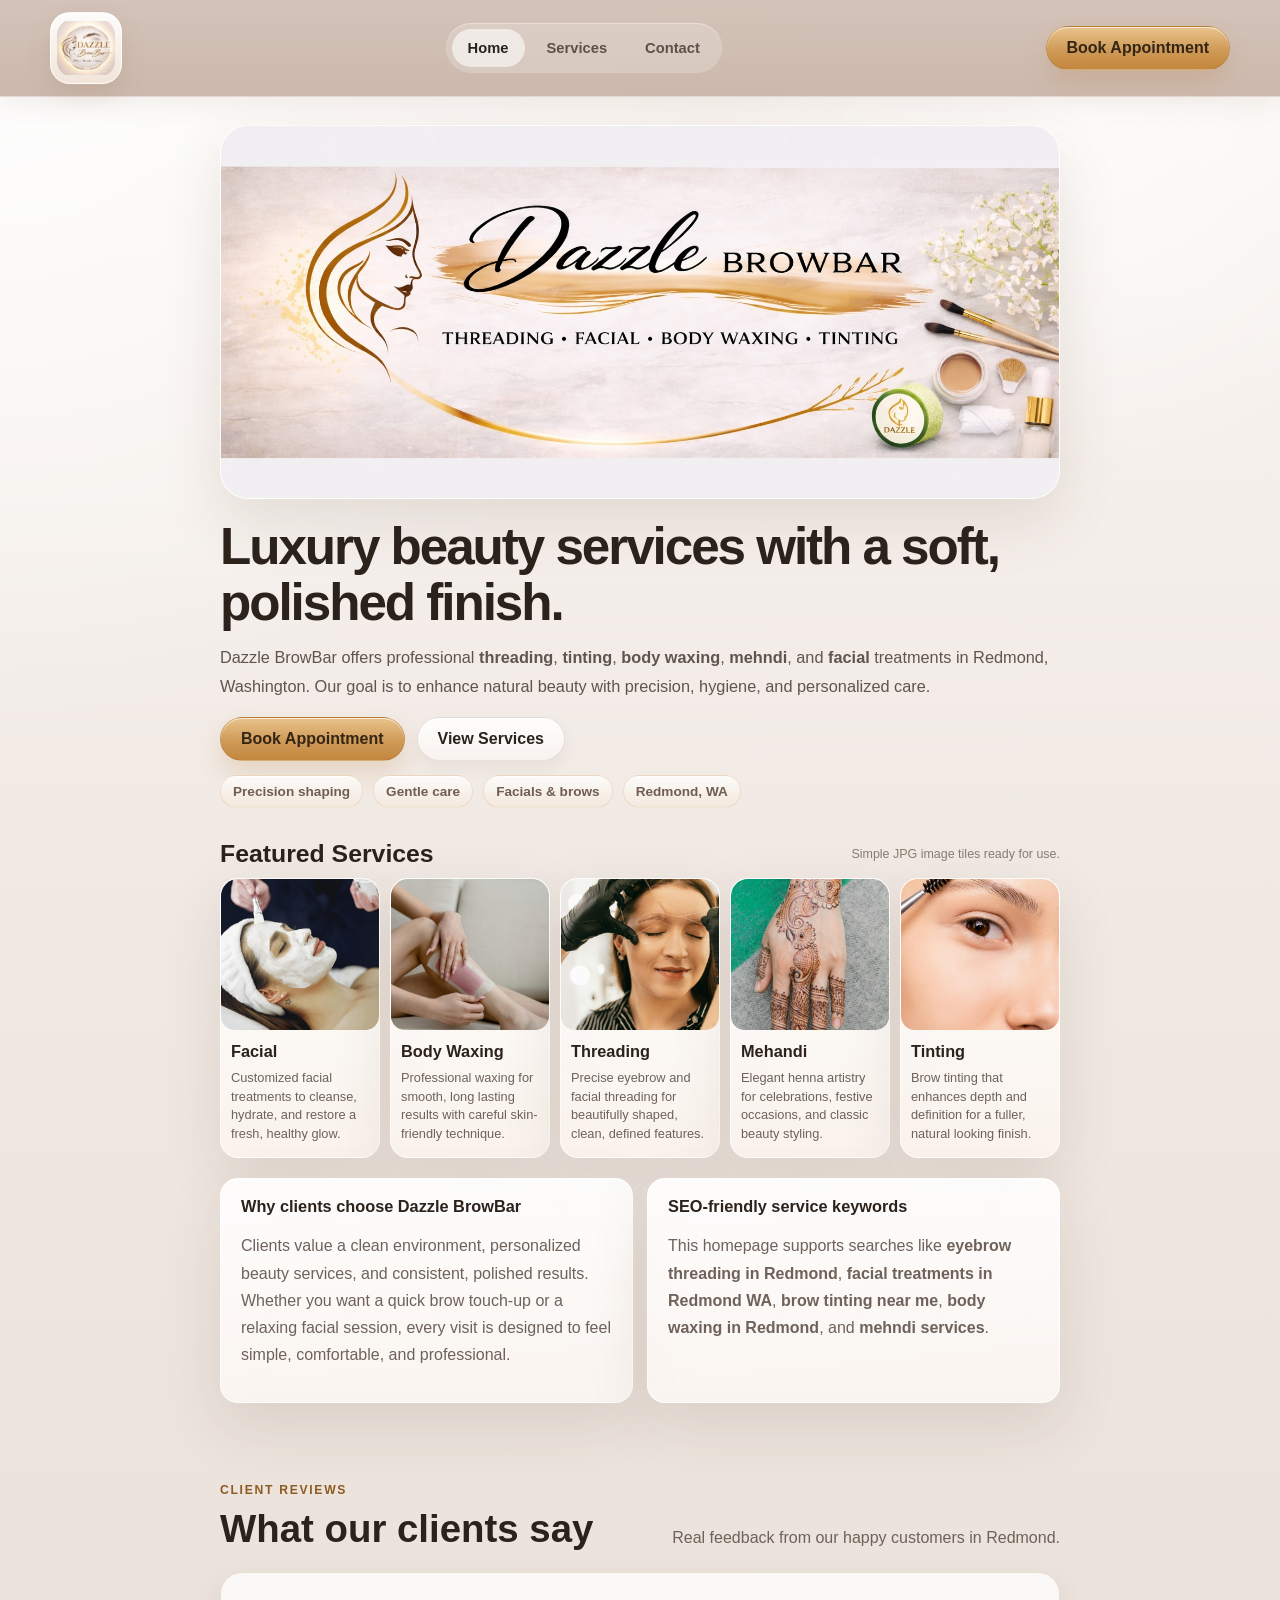
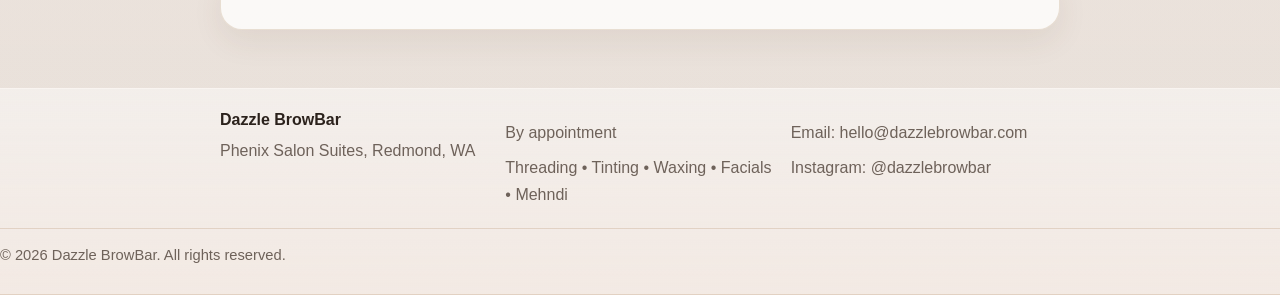
<file: index.html>
<!doctype html>
<html lang="en">
<head>
    <meta charset="utf-8">
    <meta name="viewport" content="width=device-width, initial-scale=1">
    <title>Dazzle BrowBar | Threading, Tinting, Waxing & Facials in Redmond, WA</title>
    <meta name="description" content="Dazzle BrowBar offers eyebrow threading, brow tinting, body waxing, waxing, facials, and mehndi services in Redmond, Washington.">
    <link rel="stylesheet" href="styles.css">
</head>
<body>
    <div class="page-shell">
        <header class="site-header">
            <div class="container nav-wrap">
                <a class="brand" href="index.html" aria-label="Dazzle BrowBar home">
                    <img src="assets/logo.jpg" alt="Dazzle BrowBar logo">
                </a>
                <nav class="menu" aria-label="Main navigation">
                    <a data-nav href="index.html">Home</a>
                    <a data-nav href="services.html">Services</a>
                    <a data-nav href="contact.html">Contact</a>
                </nav>
                <a class="btn" href="https://squareup.com/appointments" target="_blank" rel="noreferrer">Book Appointment</a>
            </div>
        </header>

        <main>
            <section class="showcase section">
                <div class="container slim-container">
                    <div class="hero-poster glossy-panel">
                        <img src="assets/banner.jpg" alt="Dazzle BrowBar luxury beauty services banner">
                    </div>

                    <div class="showcase-copy">
                        <h1>Luxury beauty services with a soft, polished finish.</h1>
                        <p>Dazzle BrowBar offers professional <strong>threading</strong>, <strong>tinting</strong>, <strong>body waxing</strong>, <strong>mehndi</strong>, and <strong>facial</strong> treatments in Redmond, Washington. Our goal is to enhance natural beauty with precision, hygiene, and personalized care.</p>

                        <div class="hero-actions compact-actions">
                            <a class="btn" href="https://squareup.com/appointments" target="_blank" rel="noreferrer">Book Appointment</a>
                            <a class="btn secondary" href="services.html">View Services</a>
                        </div>

                        <div class="badges compact-badges">
                            <span class="badge">Precision shaping</span>
                            <span class="badge">Gentle care</span>
                            <span class="badge">Facials & brows</span>
                            <span class="badge">Redmond, WA</span>
                        </div>
                    </div>

                    <section class="featured-block">
                        <div class="mini-heading-row">
                            <h2>Featured Services</h2>
                            <span>Simple JPG image tiles ready for use.</span>
                        </div>

                        <div class="service-grid showcase-grid">
                            <article class="service-tile glossy-card">
                                <img src="assets/facial.jpg" alt="Facial service">
                                <div class="content">
                                    <h3>Facial</h3>
                                    <p>Customized facial treatments to cleanse, hydrate, and restore a fresh, healthy glow.</p>
                                </div>
                            </article>
                            <article class="service-tile glossy-card">
                                <img src="assets/body-waxing.jpg" alt="Body waxing service">
                                <div class="content">
                                    <h3>Body Waxing</h3>
                                    <p>Professional waxing for smooth, long lasting results with careful skin-friendly technique.</p>
                                </div>
                            </article>
                            <article class="service-tile glossy-card">
                                <img src="assets/threading.jpg" alt="Threading service">
                                <div class="content">
                                    <h3>Threading</h3>
                                    <p>Precise eyebrow and facial threading for beautifully shaped, clean, defined features.</p>
                                </div>
                            </article>
                            <article class="service-tile glossy-card">
                                <img src="assets/mehndi.jpg" alt="Mehndi service">
                                <div class="content">
                                    <h3>Mehandi</h3>
                                    <p>Elegant henna artistry for celebrations, festive occasions, and classic beauty styling.</p>
                                </div>
                            </article>
                            <article class="service-tile glossy-card">
                                <img src="assets/tinting.jpg" alt="Tinting service">
                                <div class="content">
                                    <h3>Tinting</h3>
                                    <p>Brow tinting that enhances depth and definition for a fuller, natural looking finish.</p>
                                </div>
                            </article>
                        </div>
                    </section>

                    <section class="info-panels">
                        <article class="card glossy-card info-card">
                            <h3>Why clients choose Dazzle BrowBar</h3>
                            <p>Clients value a clean environment, personalized beauty services, and consistent, polished results. Whether you want a quick brow touch-up or a relaxing facial session, every visit is designed to feel simple, comfortable, and professional.</p>
                        </article>
                        <article class="card glossy-card info-card">
                            <h3>SEO-friendly service keywords</h3>
                            <p>This homepage supports searches like <strong>eyebrow threading in Redmond</strong>, <strong>facial treatments in Redmond WA</strong>, <strong>brow tinting near me</strong>, <strong>body waxing in Redmond</strong>, and <strong>mehndi services</strong>.</p>
                        </article>
                    </section>
                </div>
            </section>
        <section class="section reviews-section">
            <div class="container slim-container">

                <div class="section-heading">
                    <div>
                        <p class="eyebrow">Client Reviews</p>
                        <h2>What our clients say</h2>
                    </div>
                    <p>Real feedback from our happy customers in Redmond.</p>
                </div>

                <div class="reviews-widget">
                    <!-- Elfsight Google Reviews widget -->
                    <script src="https://apps.elfsight.com/p/platform.js" defer></script>
                    <div class="elfsight-app-YOUR_WIDGET_ID"></div>
                </div>

            </div>
        </section>
        </main>

        <footer class="site-footer">
            <div class="container slim-container footer-grid compact-footer">
                <div>
                    <strong>Dazzle BrowBar</strong>
                    <p>Phenix Salon Suites, Redmond, WA</p>
                </div>
                <div>
                    <p>By appointment</p>
                    <p>Threading • Tinting • Waxing • Facials • Mehndi</p>
                </div>
                <div>
                    <p>Email: hello@dazzlebrowbar.com</p>
                    <p>Instagram: @dazzlebrowbar</p>
                </div>
            </div>
            <div class="container slim-container footer-bottom">
                <span>© <span id="year"></span> Dazzle BrowBar. All rights reserved.</span>
            </div>
        </footer>
    </div>

    <script src="script.js"></script>
</body>
</html>
</file>
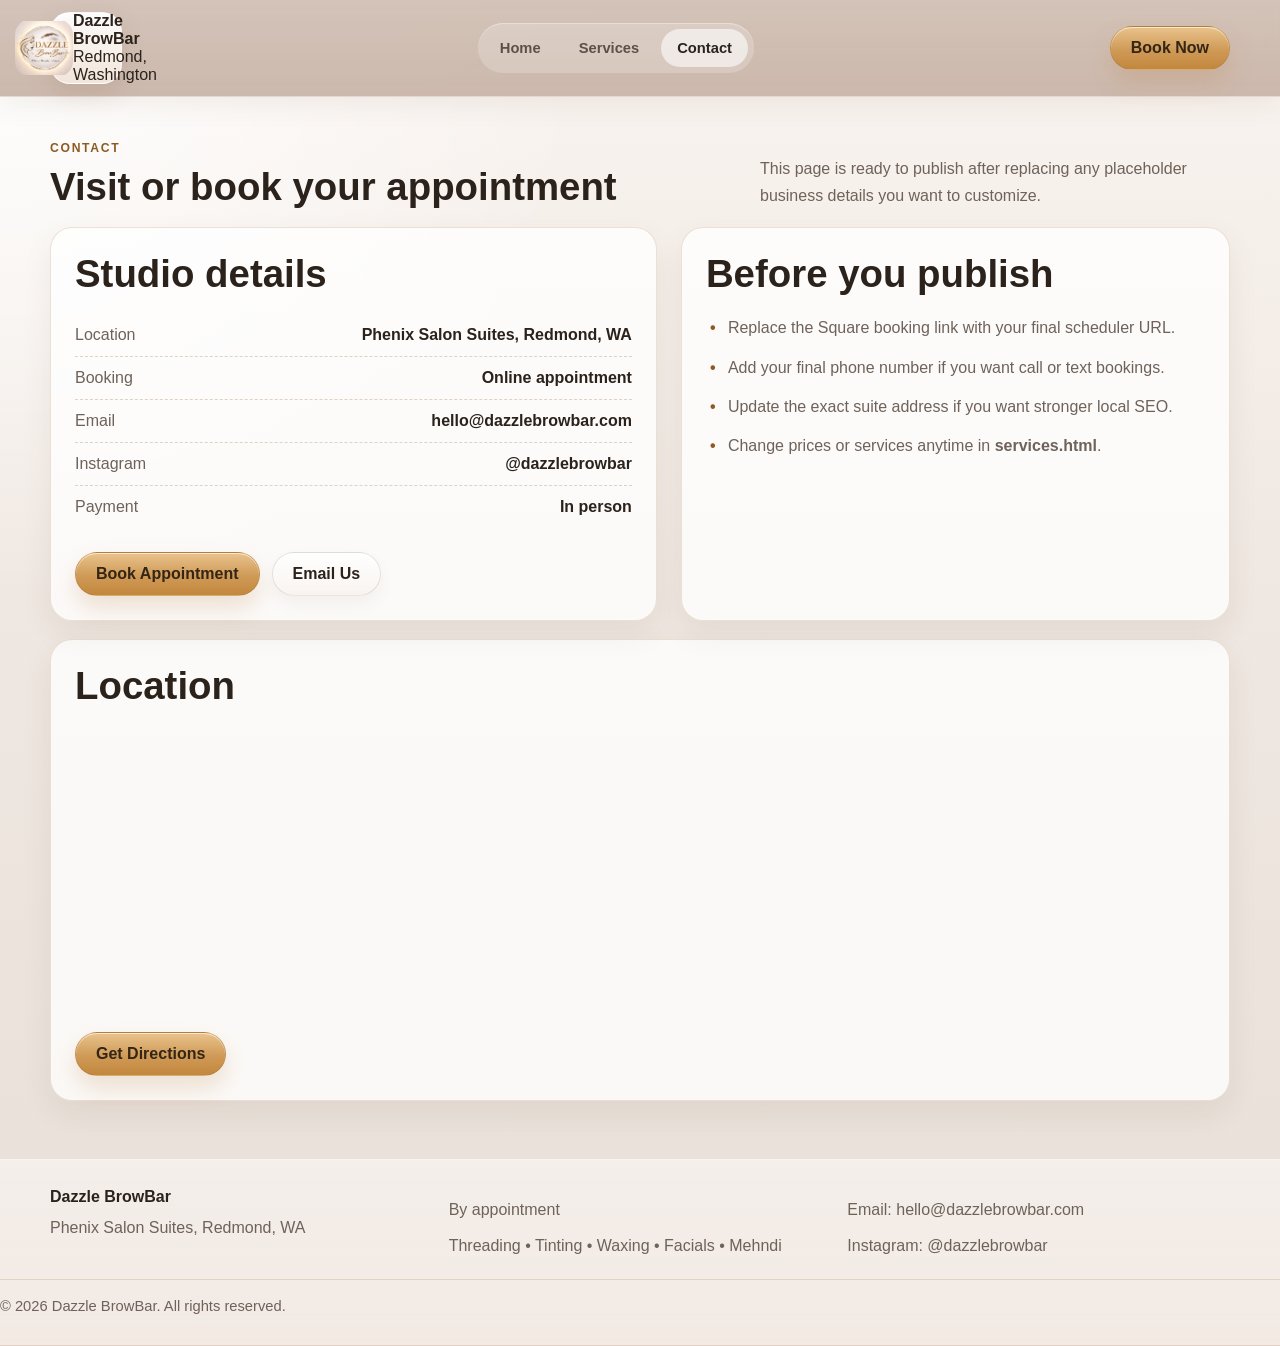
<file: contact.html>
<!doctype html>
<html lang="en">
<head>
    <meta charset="utf-8">
    <meta name="viewport" content="width=device-width, initial-scale=1">
    <title>Contact | Dazzle BrowBar</title>
    <meta name="description" content="Contact Dazzle BrowBar for beauty appointments in Redmond, Washington.">
    <link rel="stylesheet" href="styles.css">
</head>
<body>
    <header class="site-header">
        <div class="container nav-wrap">
            <a class="brand" href="index.html" aria-label="Dazzle BrowBar home">
                <img src="assets/logo.jpg" alt="Dazzle BrowBar logo">
                <div>
                    <strong>Dazzle BrowBar</strong>
                    <span>Redmond, Washington</span>
                </div>
            </a>
            <nav class="menu" aria-label="Main navigation">
                <a data-nav href="index.html">Home</a>
                <a data-nav href="services.html">Services</a>
                <a data-nav href="contact.html">Contact</a>
            </nav>
            <a class="btn" href="https://squareup.com/appointments" target="_blank" rel="noreferrer">Book Now</a>
        </div>
    </header>

    <main class="section page-top">
        <div class="container">
            <div class="section-heading">
                <div>
                    <p class="eyebrow">Contact</p>
                    <h1>Visit or book your appointment</h1>
                </div>
                <p>This page is ready to publish after replacing any placeholder business details you want to customize.</p>
            </div>

            <div class="grid contact-grid">
                <article class="card">
                    <h2>Studio details</h2>
                    <ul class="info-list">
                        <li><span>Location</span><span class="price">Phenix Salon Suites, Redmond, WA</span></li>
                        <li><span>Booking</span><span class="price">Online appointment</span></li>
                        <li><span>Email</span><span class="price">hello@dazzlebrowbar.com</span></li>
                        <li><span>Instagram</span><span class="price">@dazzlebrowbar</span></li>
                        <li><span>Payment</span><span class="price">In person</span></li>
                    </ul>
                    <div class="stack-actions">
                        <a class="btn" href="https://squareup.com/appointments" target="_blank" rel="noreferrer">Book Appointment</a>
                        <a class="btn secondary" href="mailto:hello@dazzlebrowbar.com">Email Us</a>
                    </div>
                </article>

                <article class="card">
                    <h2>Before you publish</h2>
                    <ul class="check-list">
                        <li>Replace the Square booking link with your final scheduler URL.</li>
                        <li>Add your final phone number if you want call or text bookings.</li>
                        <li>Update the exact suite address if you want stronger local SEO.</li>
                        <li>Change prices or services anytime in <strong>services.html</strong>.</li>
                    </ul>
                </article>
                               
            </div><br>
            <div><article class="card">
                    <h2>Location </h2> 
                    <iframe
                        src="https://www.google.com/maps?q=Phenix+Salon+Suites+Redmond+WA&output=embed"
                        width="100%"
                        height="320"
                        style="border:0; border-radius:16px;"
                        allowfullscreen=""
                        loading="lazy">
                    </iframe>
                    <a class="btn" href="https://maps.google.com/?q=Phenix+Salon+Suites+Redmond+WA" target="_blank">Get Directions</a>
                </article> </div>
        </div>
    </main>

    <footer class="site-footer">
        <div class="container footer-grid">
            <div>
                <strong>Dazzle BrowBar</strong>
                <p>Phenix Salon Suites, Redmond, WA</p>
            </div>
            <div>
                <p>By appointment</p>
                <p>Threading • Tinting • Waxing • Facials • Mehndi</p>
            </div>
            <div>
                <p>Email: hello@dazzlebrowbar.com</p>
                <p>Instagram: @dazzlebrowbar</p>
            </div>
        </div>
        <div class="container footer-bottom">
            <span>© <span id="year"></span> Dazzle BrowBar. All rights reserved.</span>
        </div>
    </footer>

    <script src="script.js"></script>
</body>
</html>
</file>
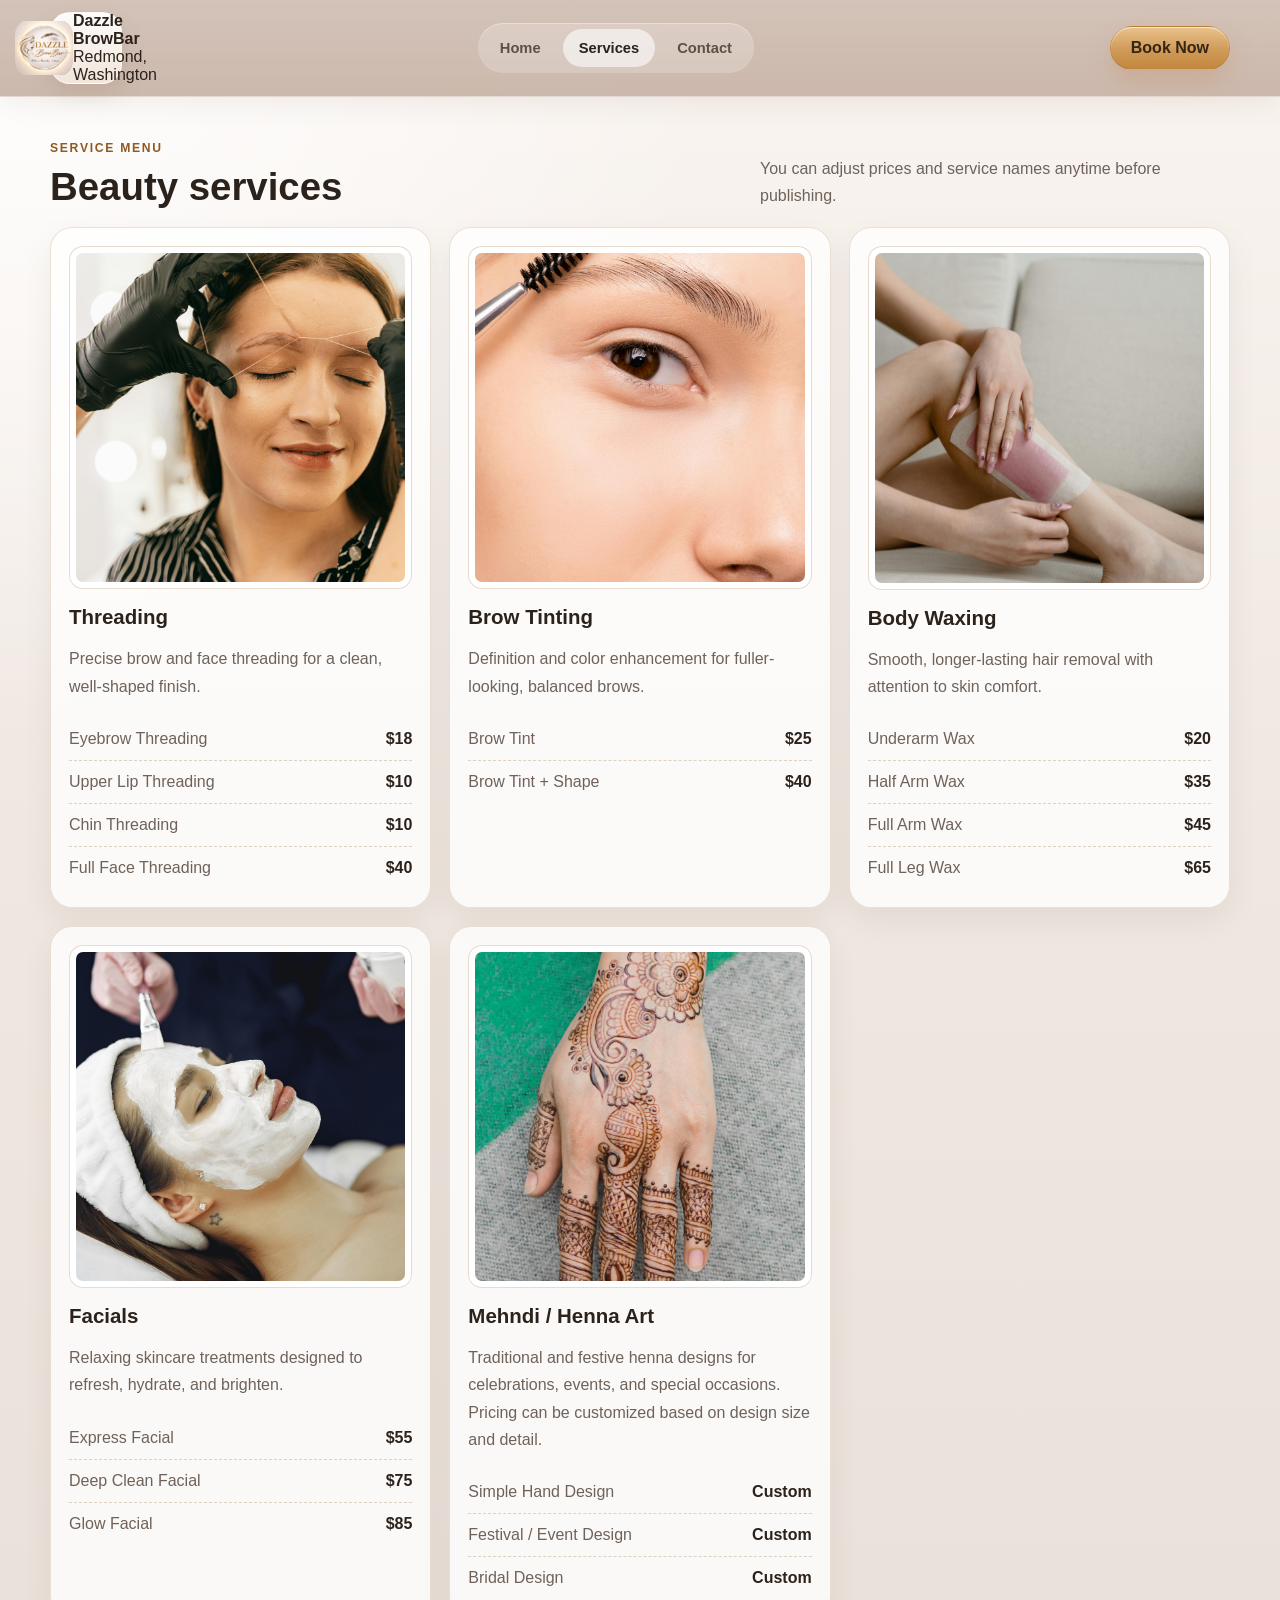
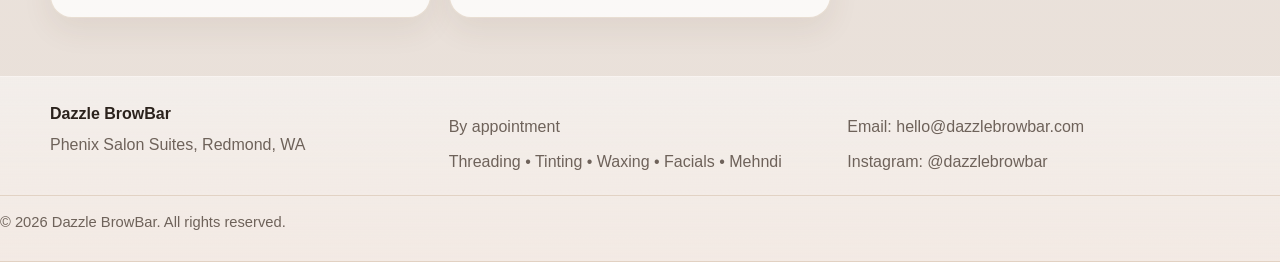
<file: services.html>
<!doctype html>
<html lang="en">
<head>
    <meta charset="utf-8">
    <meta name="viewport" content="width=device-width, initial-scale=1">
    <title>Services | Dazzle BrowBar</title>
    <meta name="description" content="See the service menu for threading, tinting, waxing, facials, and mehndi at Dazzle BrowBar in Redmond, WA.">
    <link rel="stylesheet" href="styles.css">
</head>
<body>
    <header class="site-header">
        <div class="container nav-wrap">
            <a class="brand" href="index.html" aria-label="Dazzle BrowBar home">
                <img src="assets/logo.jpg" alt="Dazzle BrowBar logo">
                <div>
                    <strong>Dazzle BrowBar</strong>
                    <span>Redmond, Washington</span>
                </div>
            </a>
            <nav class="menu" aria-label="Main navigation">
                <a data-nav href="index.html">Home</a>
                <a data-nav href="services.html">Services</a>
                <a data-nav href="contact.html">Contact</a>
            </nav>
            <a class="btn" href="https://squareup.com/appointments" target="_blank" rel="noreferrer">Book Now</a>
        </div>
    </header>

    <main class="section page-top">
        <div class="container">
            <div class="section-heading">
                <div>
                    <p class="eyebrow">Service menu</p>
                    <h1>Beauty services</h1>
                </div>
                <p>You can adjust prices and service names anytime before publishing.</p>
            </div>

            <div class="grid service-page-grid">
                <article class="card service-card">
                    <img src="assets/threading.jpg" alt="Threading service">
                    <h3>Threading</h3>
                    <p>Precise brow and face threading for a clean, well-shaped finish.</p>
                    <ul class="info-list">
                        <li><span>Eyebrow Threading</span><span class="price">$18</span></li>
                        <li><span>Upper Lip Threading</span><span class="price">$10</span></li>
                        <li><span>Chin Threading</span><span class="price">$10</span></li>
                        <li><span>Full Face Threading</span><span class="price">$40</span></li>
                    </ul>
                </article>

                <article class="card service-card">
                    <img src="assets/tinting.jpg" alt="Brow tinting service">
                    <h3>Brow Tinting</h3>
                    <p>Definition and color enhancement for fuller-looking, balanced brows.</p>
                    <ul class="info-list">
                        <li><span>Brow Tint</span><span class="price">$25</span></li>
                        <li><span>Brow Tint + Shape</span><span class="price">$40</span></li>
                    </ul>
                </article>

                <article class="card service-card">
                    <img src="assets/body-waxing.jpg" alt="Body waxing service">
                    <h3>Body Waxing</h3>
                    <p>Smooth, longer-lasting hair removal with attention to skin comfort.</p>
                    <ul class="info-list">
                        <li><span>Underarm Wax</span><span class="price">$20</span></li>
                        <li><span>Half Arm Wax</span><span class="price">$35</span></li>
                        <li><span>Full Arm Wax</span><span class="price">$45</span></li>
                        <li><span>Full Leg Wax</span><span class="price">$65</span></li>
                    </ul>
                </article>

                <article class="card service-card">
                    <img src="assets/facial.jpg" alt="Facial treatment service">
                    <h3>Facials</h3>
                    <p>Relaxing skincare treatments designed to refresh, hydrate, and brighten.</p>
                    <ul class="info-list">
                        <li><span>Express Facial</span><span class="price">$55</span></li>
                        <li><span>Deep Clean Facial</span><span class="price">$75</span></li>
                        <li><span>Glow Facial</span><span class="price">$85</span></li>
                    </ul>
                </article>

                <article class="card service-card">
                    <img src="assets/mehndi.jpg" alt="Mehndi henna art service">
                    <h3>Mehndi / Henna Art</h3>
                    <p>Traditional and festive henna designs for celebrations, events, and special occasions. Pricing can be customized based on design size and detail.</p>
                    <ul class="info-list">
                        <li><span>Simple Hand Design</span><span class="price">Custom</span></li>
                        <li><span>Festival / Event Design</span><span class="price">Custom</span></li>
                        <li><span>Bridal Design</span><span class="price">Custom</span></li>
                    </ul>
                </article>
            </div>
        </div>
    </main>

    <footer class="site-footer">
        <div class="container footer-grid">
            <div>
                <strong>Dazzle BrowBar</strong>
                <p>Phenix Salon Suites, Redmond, WA</p>
            </div>
            <div>
                <p>By appointment</p>
                <p>Threading • Tinting • Waxing • Facials • Mehndi</p>
            </div>
            <div>
                <p>Email: hello@dazzlebrowbar.com</p>
                <p>Instagram: @dazzlebrowbar</p>
            </div>
        </div>
        <div class="container footer-bottom">
            <span>© <span id="year"></span> Dazzle BrowBar. All rights reserved.</span>
        </div>
    </footer>

    <script src="script.js"></script>
</body>
</html>
</file>
<file: styles.css>
:root {
    --bg: #efe8e3;
    --bg-soft: #f8f2ee;
    --surface: rgba(255, 255, 255, 0.78);
    --surface-strong: rgba(255, 255, 255, 0.92);
    --text: #2b221c;
    --muted: #6e625a;
    --line: rgba(196, 169, 139, 0.34);
    --accent: #d0a161;
    --accent-2: #f3d8b8;
    --accent-deep: #8d5a22;
    --shadow: 0 22px 60px rgba(91, 61, 33, 0.12);
    --shadow-soft: 0 12px 30px rgba(91, 61, 33, 0.08);
    --radius: 22px;
}

* { box-sizing: border-box; }

html { scroll-behavior: smooth; }

body {
    margin: 0;
    font-family: Arial, Helvetica, sans-serif;
    color: var(--text);
    background:
        radial-gradient(circle at top left, rgba(255,255,255,0.95), rgba(255,255,255,0) 32%),
        linear-gradient(180deg, #faf5f1 0%, #efe7e1 45%, #e8dfd8 100%);
}

img {
    max-width: 100%;
    height: auto;
    display: block;
}

a { color: inherit; text-decoration: none; }

.page-shell {
    min-height: 100vh;
    background:
        radial-gradient(circle at 85% 5%, rgba(255,255,255,0.7), rgba(255,255,255,0) 18%),
        linear-gradient(180deg, rgba(255,255,255,0.18), rgba(255,255,255,0));
}

.container {
    width: min(1180px, calc(100% - 34px));
    margin: 0 auto;
}

.slim-container {
    width: min(840px, 100%);
}

.site-header {
    position: sticky;
    top: 0;
    z-index: 50;
    background: linear-gradient(180deg, rgba(208, 190, 179, 0.92), rgba(198, 177, 164, 0.9));
    backdrop-filter: blur(12px);
    border-bottom: 1px solid rgba(255,255,255,0.35);
    box-shadow: 0 8px 25px rgba(100, 71, 42, 0.08);
}

.nav-wrap {
    display: flex;
    align-items: center;
    justify-content: space-between;
    gap: 18px;
    padding: 12px 0;
    flex-wrap: wrap;
}

.brand {
    display: inline-flex;
    align-items: center;
    justify-content: center;
    width: 72px;
    height: 72px;
    border-radius: 20px;
    background: linear-gradient(180deg, rgba(255,255,255,0.95), rgba(247,235,224,0.88));
    box-shadow: inset 0 1px 0 rgba(255,255,255,0.95), 0 10px 24px rgba(125, 93, 61, 0.15);
    border: 1px solid rgba(255,255,255,0.7);
    flex-shrink: 0;
}

.brand img {
    width: 58px;
    height: 58px;
    object-fit: contain;
    border-radius: 16px;
}

.menu {
    display: flex;
    align-items: center;
    justify-content: center;
    gap: 6px;
    padding: 6px;
    border-radius: 999px;
    background: rgba(255,255,255,0.2);
    box-shadow: inset 0 1px 0 rgba(255,255,255,0.35);
    flex-wrap: wrap;
}

.menu a {
    padding: 11px 16px;
    border-radius: 999px;
    color: #5e5047;
    font-size: 0.92rem;
    font-weight: 600;
    transition: background 0.2s ease, color 0.2s ease, transform 0.2s ease;
}

.menu a:hover,
.menu a.active {
    background: rgba(255,255,255,0.58);
    color: var(--text);
}

.btn {
    display: inline-flex;
    align-items: center;
    justify-content: center;
    padding: 12px 20px;
    border-radius: 999px;
    background: linear-gradient(180deg, #e9c38d 0%, #cf9a57 55%, #c3873d 100%);
    color: #342515;
    font-weight: 700;
    border: 1px solid rgba(141, 90, 34, 0.22);
    box-shadow: inset 0 1px 0 rgba(255,255,255,0.65), 0 12px 24px rgba(179, 122, 52, 0.2);
    transition: transform 0.2s ease, box-shadow 0.2s ease;
}

.btn:hover {
    transform: translateY(-1px);
}

.btn.secondary {
    background: linear-gradient(180deg, rgba(255,255,255,0.9), rgba(248,243,239,0.95));
    color: var(--text);
    border: 1px solid rgba(69, 47, 24, 0.12);
    box-shadow: inset 0 1px 0 rgba(255,255,255,0.92), 0 8px 16px rgba(91, 61, 33, 0.06);
}

.hero,
.section {
    padding: 30px 0;
}

.page-top {
    padding-top: 44px;
}

.hero-grid,
.grid.two-up,
.contact-grid {
    display: grid;
    grid-template-columns: 1.05fr 0.95fr;
    gap: 24px;
    align-items: center;
}

.contact-grid {
    align-items: stretch;
}

.contact-grid .card {
    height: 100%;
}

.hero-copy h1,
.section-heading h1,
.section-heading h2,
.card h2 {
    margin: 0;
    line-height: 1.15;
}

.hero-copy h1 {
    font-size: clamp(2.25rem, 4.5vw, 4.1rem);
    margin-bottom: 16px;
}

.hero-copy p {
    color: var(--muted);
    line-height: 1.75;
    font-size: 1.08rem;
    margin: 0;
}

.eyebrow {
    margin: 0 0 10px;
    text-transform: uppercase;
    letter-spacing: 0.14em;
    font-size: 0.76rem;
    color: var(--accent-deep);
    font-weight: 700;
}

.hero-actions,
.stack-actions {
    display: flex;
    gap: 12px;
    flex-wrap: wrap;
    margin-top: 24px;
}

.badges {
    display: flex;
    gap: 10px;
    flex-wrap: wrap;
    margin-top: 24px;
}

.badge {
    padding: 8px 12px;
    border-radius: 999px;
    border: 1px solid rgba(208, 161, 97, 0.26);
    background: linear-gradient(180deg, rgba(255,255,255,0.8), rgba(244,231,218,0.75));
    color: #715d51;
    font-size: 0.85rem;
    font-weight: 600;
    box-shadow: inset 0 1px 0 rgba(255,255,255,0.75);
}

.card,
.service-tile {
    background: var(--surface);
    border: 1px solid var(--line);
    border-radius: var(--radius);
    box-shadow: var(--shadow-soft);
}

.card {
    padding: 24px;
}

.media-card {
    padding: 14px;
}

.media-card img {
    width: 100%;
    border-radius: 18px;
    aspect-ratio: 16 / 10;
    object-fit: cover;
}

.section-heading {
    display: flex;
    justify-content: space-between;
    align-items: end;
    gap: 18px;
    margin-bottom: 18px;
}

.section-heading h2,
.section-heading h1,
.card h2 {
    font-size: clamp(1.8rem, 3vw, 2.5rem);
}

.section-heading > p {
    color: var(--muted);
    max-width: 470px;
    line-height: 1.7;
    margin: 0;
}

.service-grid {
    display: grid;
    grid-template-columns: repeat(5, 1fr);
    gap: 16px;
}

.service-tile,
.service-card {
    overflow: hidden;
}

.service-tile img,
.service-card img {
    width: 100%;
    aspect-ratio: 1 / 1;
    object-fit: cover;
    border-radius: 14px;
}

.service-card {
    padding: 18px;
}

.service-card img {
    border: 1px solid rgba(196,169,139,0.4);
    padding: 6px;
    background: #fff;
    margin-bottom: 16px;
}

.service-tile .content {
    padding: 16px;
}

.service-tile h3,
.service-card h3 {
    margin: 0 0 10px;
    font-size: 1.28rem;
}

.service-tile p,
.service-card p,
.card p,
.check-list li {
    color: var(--muted);
    line-height: 1.7;
}

.service-page-grid {
    display: grid;
    grid-template-columns: repeat(3, 1fr);
    gap: 18px;
}

.full-span {
    grid-column: 1 / -1;
}

.info-list,
.check-list {
    margin: 18px 0 0;
    padding: 0;
    list-style: none;
}

.info-list li {
    display: flex;
    justify-content: space-between;
    gap: 16px;
    padding: 12px 0;
    border-bottom: 1px dashed rgba(196, 169, 139, 0.5);
    color: var(--muted);
}

.info-list li:last-child {
    border-bottom: none;
}

.price {
    font-weight: 700;
    color: var(--text);
    white-space: nowrap;
}

.check-list li {
    position: relative;
    padding: 0 0 0 22px;
    margin-bottom: 12px;
}

.check-list li::before {
    content: "•";
    position: absolute;
    left: 4px;
    color: var(--accent-deep);
    font-weight: 700;
}

.muted-section {
    background: linear-gradient(180deg, rgba(208, 161, 97, 0.05), rgba(255,255,255,0));
}

.highlight-card {
    background: linear-gradient(135deg, rgba(242, 219, 191, 0.78), rgba(255, 255, 255, 0.9));
}

.cta-card {
    display: flex;
    align-items: center;
    justify-content: space-between;
    gap: 20px;
}

.site-footer {
    margin-top: 28px;
    border-top: 1px solid rgba(255,255,255,0.45);
    background: linear-gradient(180deg, rgba(255,255,255,0.45), rgba(244,235,229,0.9));
    position: relative;
}

.site-footer::after {
    content: "";
    display: block;
    height: 1px;
    background: rgba(196, 169, 139, 0.38);
    width: 100%;
}

.footer-grid {
    display: grid;
    grid-template-columns: repeat(3, 1fr);
    gap: 16px;
    padding: 28px 0 12px;
}

.footer-grid p,
.footer-bottom {
    margin: 8px 0 0;
    color: var(--muted);
    line-height: 1.7;
}

.footer-bottom {
    border-top: 1px solid rgba(196, 169, 139, 0.38);
    padding: 14px 0 26px;
    font-size: 0.92rem;
    width: 100%;
}

/* Homepage redesign */
.showcase {
    padding-top: 28px;
}

.hero-poster {
    overflow: hidden;
    border-radius: 28px;
    padding: 0;
    margin-bottom: 18px;
}

.hero-poster img {
    width: 100%;
    aspect-ratio: 16 / 7.1;
    object-fit: cover;
    display: block;
}

.glossy-panel,
.glossy-card {
    background:
        linear-gradient(180deg, rgba(255,255,255,0.88), rgba(253,248,244,0.8)),
        linear-gradient(135deg, rgba(255,255,255,0.18), rgba(255,255,255,0));
    border: 1px solid rgba(255,255,255,0.65);
    box-shadow: inset 0 1px 0 rgba(255,255,255,0.9), var(--shadow);
}

.showcase-copy {
    padding: 2px 0 10px;
}

.showcase-copy h1 {
    margin: 0 0 12px;
    font-size: clamp(2.3rem, 4vw, 3.5rem);
    line-height: 1.1;
    letter-spacing: -0.04em;
}

.showcase-copy p {
    margin: 0;
    font-size: 1.02rem;
    line-height: 1.75;
    color: #5f554e;
}

.compact-actions {
    margin-top: 16px;
}

.compact-badges {
    margin-top: 14px;
}

.featured-block {
    margin-top: 22px;
}

.mini-heading-row {
    display: flex;
    justify-content: space-between;
    align-items: center;
    gap: 12px;
    margin-bottom: 10px;
}

.mini-heading-row h2 {
    margin: 0;
    font-size: 1.55rem;
}

.mini-heading-row span {
    font-size: 0.78rem;
    color: #8a7c70;
}

.showcase-grid {
    gap: 10px;
}

.showcase-grid .service-tile {
    border-radius: 18px;
    background: linear-gradient(180deg, rgba(255,255,255,0.94), rgba(250,243,237,0.92));
}

.showcase-grid .service-tile img {
    aspect-ratio: 1 / 0.96;
}

.showcase-grid .service-tile .content {
    padding: 12px 10px 14px;
}

.showcase-grid .service-tile h3 {
    font-size: 1.02rem;
    margin-bottom: 8px;
}

.showcase-grid .service-tile p {
    font-size: 0.8rem;
    line-height: 1.45;
    margin: 0;
}

.info-panels {
    display: grid;
    grid-template-columns: 1fr 1fr;
    gap: 14px;
    margin-top: 20px;
}

.info-card {
    padding: 18px 20px;
    border-radius: 18px;
}

.info-card h3 {
    margin: 0 0 10px;
    font-size: 1.02rem;
}

.compact-footer {
    padding-top: 22px;
}

/* Google Reviews Section */
.reviews-section {
    margin-top: 20px;
}

.reviews-widget {
    margin-top: 20px;
    background: var(--surface);
    border-radius: var(--radius);
    border: 1px solid var(--line);
    padding: 28px;
    box-shadow: var(--shadow-soft);
}

/* Google rating badge */
.rating-badge {
    display: inline-flex;
    align-items: center;
    gap: 10px;
    margin-top: 14px;
    padding: 10px 14px;
    border-radius: 999px;
    background: rgba(255,255,255,0.72);
    border: 1px solid rgba(196, 169, 139, 0.35);
    box-shadow: var(--shadow-soft);
    color: #5d4b3d;
    font-size: 0.9rem;
    font-weight: 700;
}

.rating-stars {
    color: #c3873d;
    letter-spacing: 1px;
    font-size: 0.95rem;
}

/* Floating booking button */
.floating-book-btn {
    position: fixed;
    right: 18px;
    bottom: 18px;
    z-index: 80;
    padding: 14px 18px;
    border-radius: 999px;
    background: linear-gradient(180deg, #e9c38d 0%, #cf9a57 55%, #c3873d 100%);
    color: #342515;
    font-weight: 700;
    border: 1px solid rgba(141, 90, 34, 0.22);
    box-shadow: 0 16px 30px rgba(179, 122, 52, 0.24);
    transition: transform 0.2s ease, box-shadow 0.2s ease;
}

.floating-book-btn:hover {
    transform: translateY(-2px);
    box-shadow: 0 20px 34px rgba(179, 122, 52, 0.28);
}

/* Sticky mobile booking bar */
.mobile-book-bar {
    display: none;
}

@media (max-width: 980px) {
    .hero-grid,
    .grid.two-up,
    .contact-grid,
    .service-page-grid,
    .footer-grid,
    .info-panels {
        grid-template-columns: 1fr;
    }

    .service-grid {
        grid-template-columns: repeat(2, 1fr);
    }

    .cta-card {
        flex-direction: column;
        align-items: start;
    }

    .section-heading {
        flex-direction: column;
        align-items: start;
    }

    .mini-heading-row {
        flex-direction: column;
        align-items: start;
    }
}

@media (max-width: 760px) {
    .nav-wrap {
        flex-direction: column;
        align-items: stretch;
        gap: 10px;
    }

    .brand {
        align-self: center;
    }

    .menu {
        width: 100%;
        justify-content: center;
    }

    .menu a {
        flex: 1;
        text-align: center;
    }

    .nav-wrap > .btn {
        width: 100%;
    }

    .showcase-copy h1 {
        font-size: clamp(2rem, 8vw, 3rem);
    }

    .floating-book-btn {
        display: none;
    }

    .mobile-book-bar {
        display: block;
        position: sticky;
        bottom: 0;
        z-index: 90;
        background: rgba(250, 245, 241, 0.95);
        backdrop-filter: blur(10px);
        border-top: 1px solid rgba(196, 169, 139, 0.35);
        padding: 10px 12px calc(10px + env(safe-area-inset-bottom));
    }

    .mobile-book-bar .btn {
        width: 100%;
    }
}

@media (max-width: 560px) {
    .container {
        width: min(1120px, calc(100% - 24px));
    }

    .hero,
    .section {
        padding: 24px 0;
    }

    .service-grid {
        grid-template-columns: 1fr;
    }

    .hero-actions,
    .stack-actions {
        flex-direction: column;
    }

    .btn,
    .btn.secondary {
        width: 100%;
    }

    .info-list li {
        flex-direction: column;
        gap: 4px;
    }

    .price {
        white-space: normal;
    }

    .hero-poster img {
        aspect-ratio: 16 / 10;
    }

    .card {
        padding: 18px;
    }

    .section-heading h1,
    .section-heading h2 {
        font-size: 1.6rem;
    }

    .reviews-widget {
        padding: 18px;
    }
}
</file>
